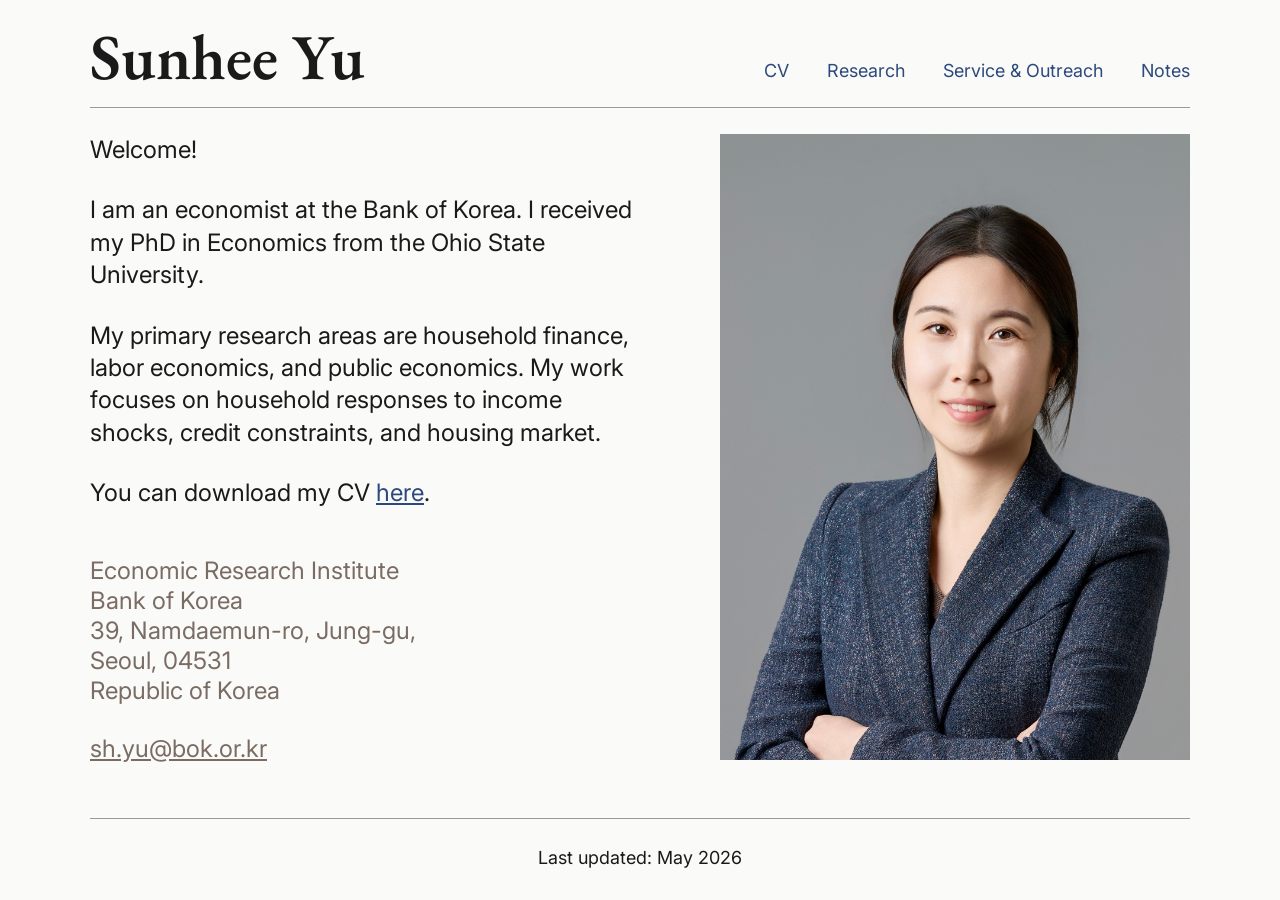
<file: index.html>
<!DOCTYPE html>
<html>
<head>
  <meta charset="utf-8">
  <title>Sunhee Yu</title>
  <link rel="stylesheet" href="style.css">
  <link href="https://fonts.googleapis.com/css2?family=EB+Garamond:ital,wght@0,400;0,600;1,400&family=Inter:wght@300;400&display=swap" rel="stylesheet">
</head>
<body>
  <div class="page">

    <div class="topbar">
      <h1 class="site-title"><a href="index.html">Sunhee Yu</a></h1>
      <div class="topnav">
        <a href="cv.html">CV</a>
        <a href="research.html">Research</a>
        <a href="service.html">Service &amp; Outreach</a>
        <a href="notes.html">Notes</a>
      </div>
    </div>

    <hr class="divider">

    <div class="content">
      <div class="left-column">
        <p>Welcome!</p>

        <p>
          I am an economist at the Bank of Korea. I received my PhD in Economics
          from the Ohio State University.
        </p>

        <p>
          My primary research areas are household finance, labor economics, and public economics.
          My work focuses on household responses to income shocks,
          credit constraints, and housing market.
        </p>

        <p class="cv-link-inline">
          You can download my CV <a href="CV_05182026.pdf" target="_blank">here</a>.
        </p>

        <div class="contact">
          <p>
            Economic Research Institute<br>
            Bank of Korea<br>
            39, Namdaemun-ro, Jung-gu,<br>
            Seoul, 04531<br>
            Republic of Korea
          </p>

          <p>
            <a href="mailto:sh.yu@bok.or.kr">sh.yu@bok.or.kr</a>
          </p>
        </div>
      </div>

      <div class="right-column">
        <img src="profile.jpg" alt="Sunhee Yu" class="profile-photo">
      </div>
    </div>

    <div class="footer">
      <hr class="footer-line">
      <div class="last-updated">Last updated: May 2026</div>
    </div>

  </div>
</body>
</html>
</file>
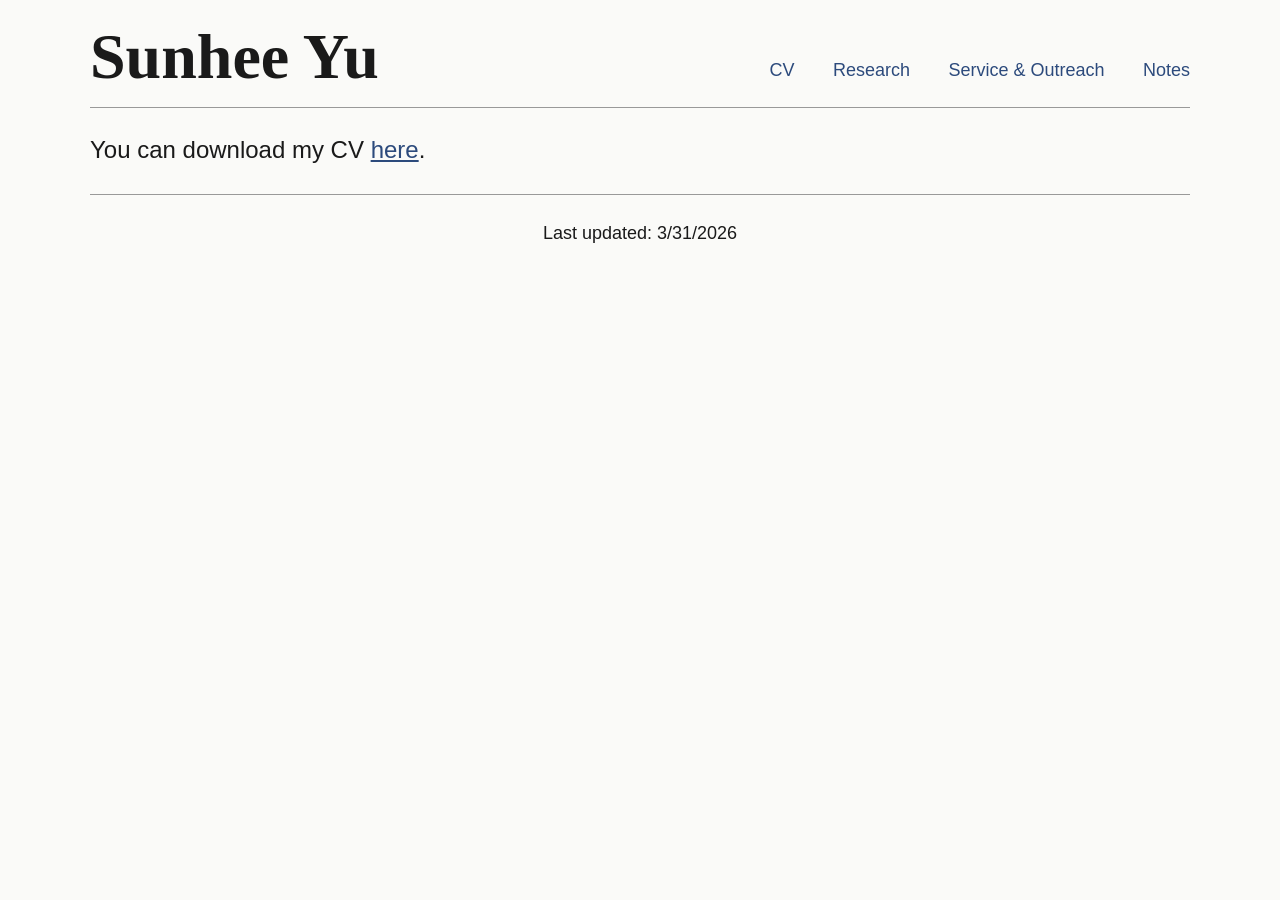
<file: cv.html>
<!DOCTYPE html>
<html>
<head>
  <meta charset="utf-8">
  <title>CV | Sunhee Yu</title>
  <link rel="stylesheet" href="style.css">
</head>
<body>
  <div class="page">

    <div class="topbar">
<h1 class="site-title"><a href="index.html">Sunhee Yu</a></h1>
      <div class="topnav">
        <a href="cv.html">CV</a>
        <a href="research.html">Research</a>
        <a href="service.html">Service &amp; Outreach</a>
        <a href="notes.html">Notes</a>
      </div>
    </div>

    <hr class="divider">

    <div class="left-column" style="max-width: 900px;">
      <p>
        You can download my CV <a href="CV_05182026.pdf" target="_blank">here</a>.
      </p>
    </div>

    <div class="footer">
      <hr class="footer-line">
      <div class="last-updated">Last updated: 3/31/2026</div>
    </div>

  </div>
</body>
</html>
</file>
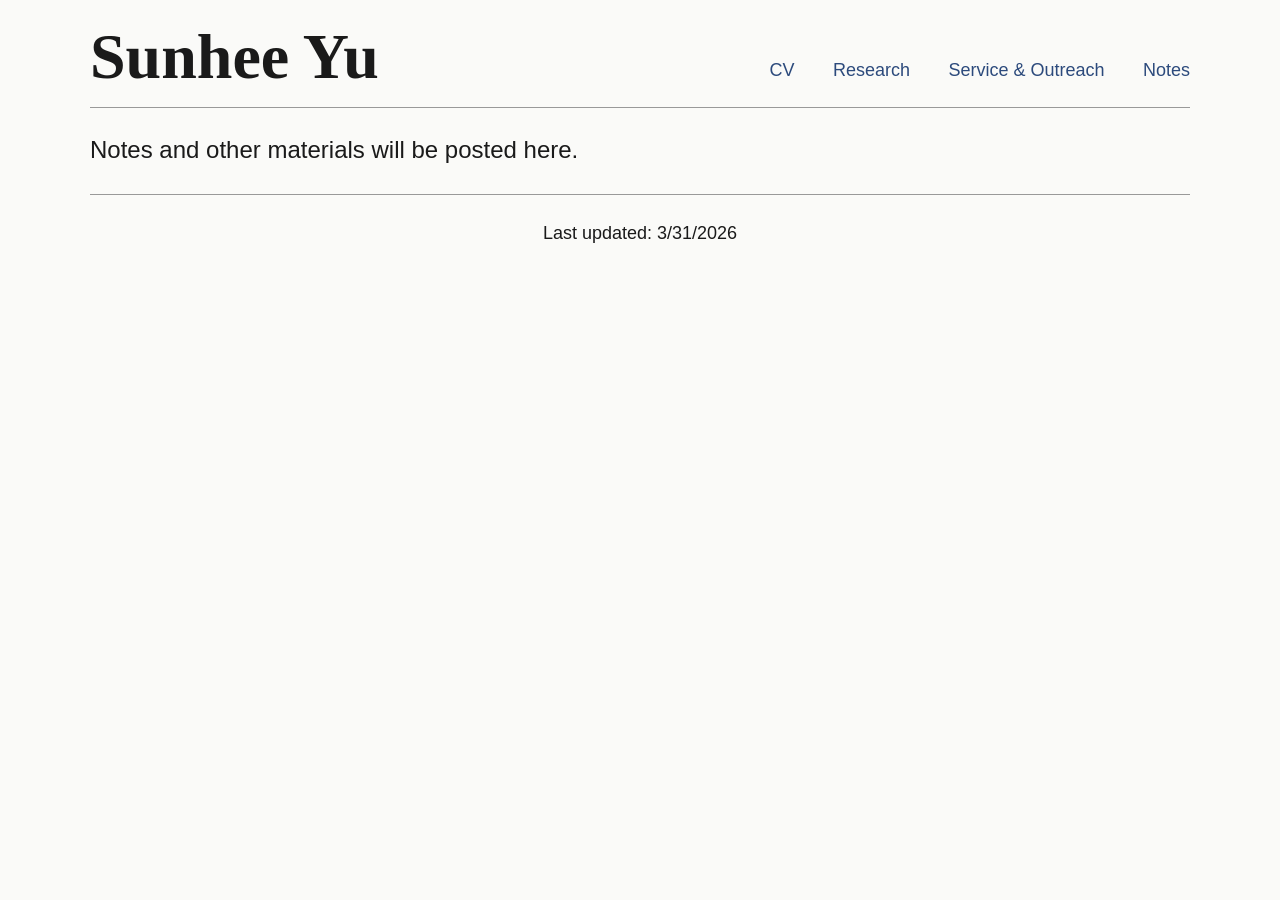
<file: notes.html>
<!DOCTYPE html>
<html>
<head>
  <meta charset="utf-8">
  <title>Notes | Sunhee Yu</title>
  <link rel="stylesheet" href="style.css">
</head>
<body>
  <div class="page">

    <div class="topbar">
<h1 class="site-title"><a href="index.html">Sunhee Yu</a></h1>
      <div class="topnav">
        <a href="cv.html">CV</a>
        <a href="research.html">Research</a>
        <a href="service.html">Service &amp; Outreach</a>
        <a href="notes.html">Notes</a>
      </div>
    </div>

    <hr class="divider">

    <div class="left-column" style="max-width: 900px;">
      <p>Notes and other materials will be posted here.</p>
    </div>

    <div class="footer">
      <hr class="footer-line">
      <div class="last-updated">Last updated: 3/31/2026</div>
    </div>

  </div>
</body>
</html>
</file>
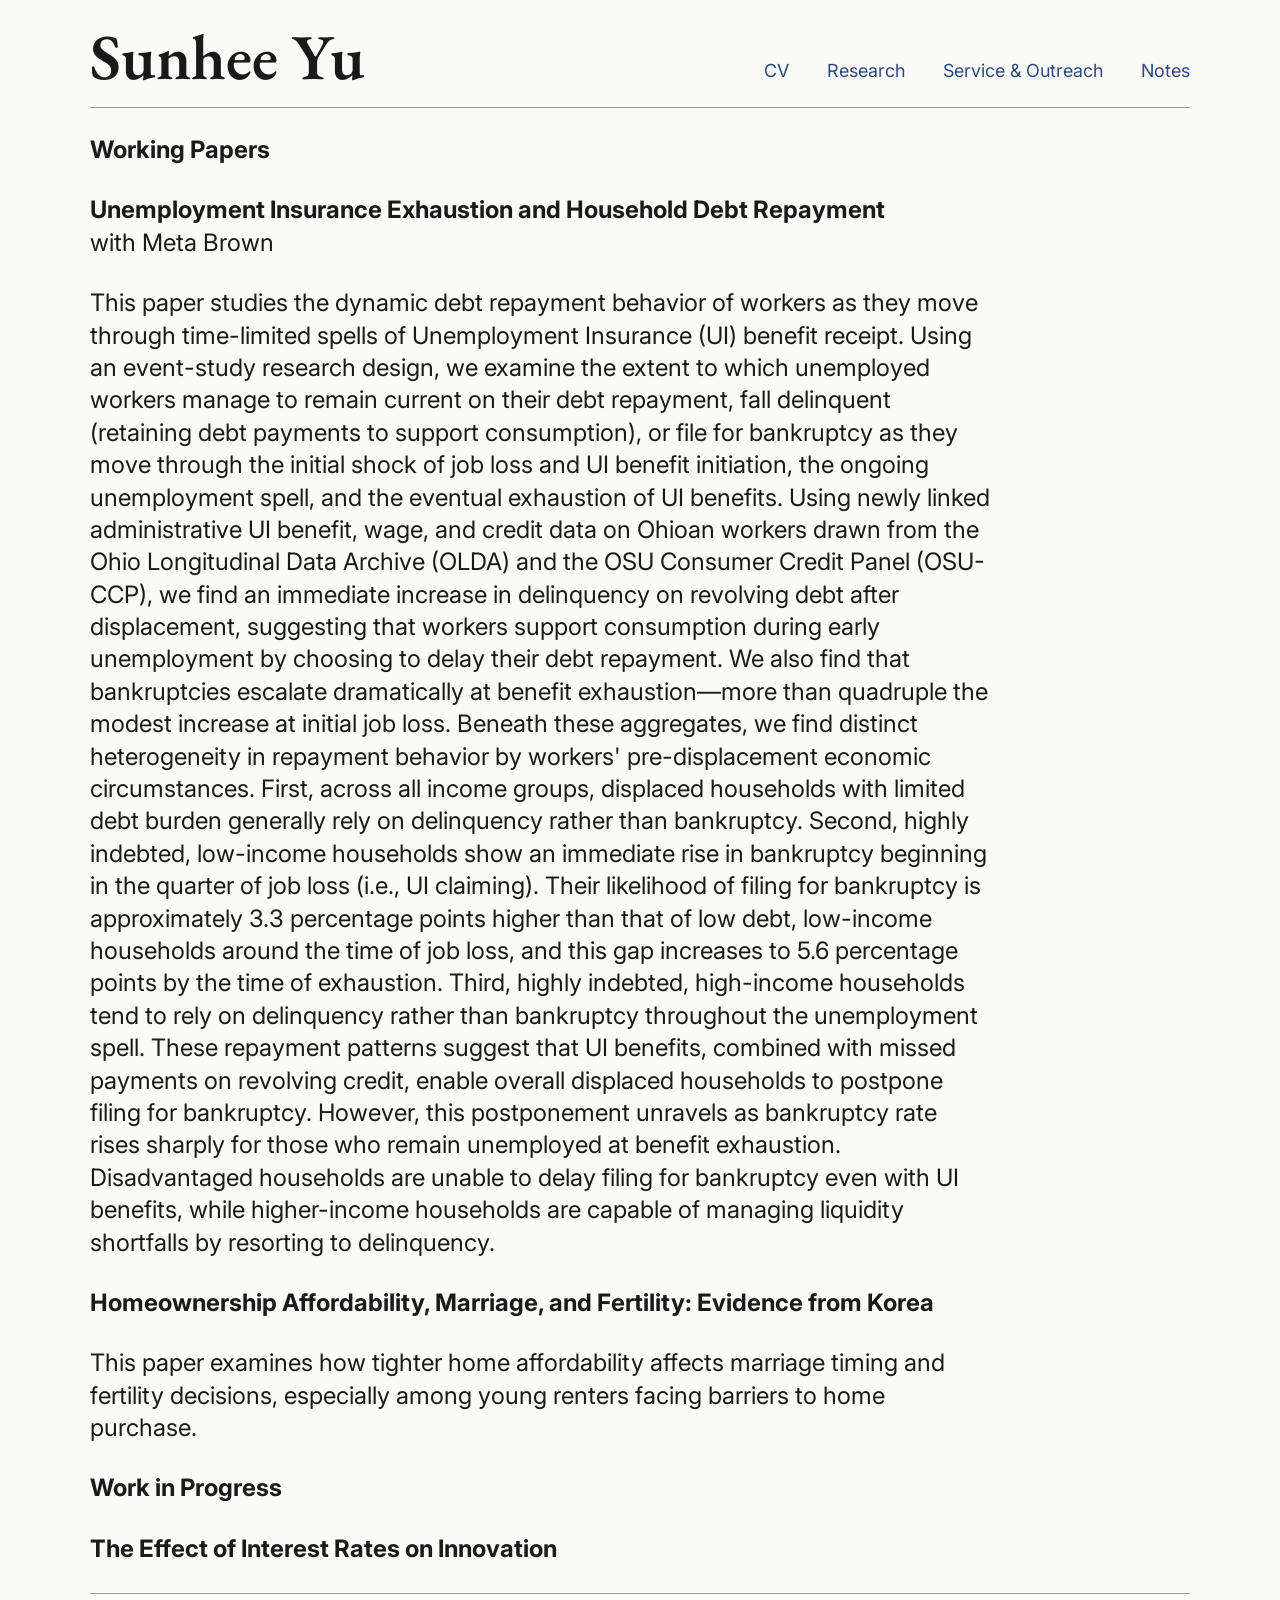
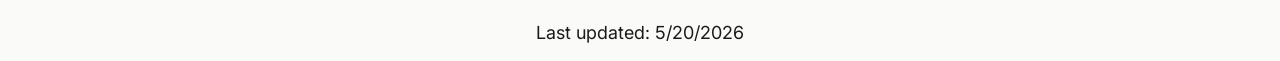
<file: research.html>
<!DOCTYPE html>
<html>
<head>
  <meta charset="utf-8">
  <title>Research | Sunhee Yu</title>
  <link rel="stylesheet" href="style.css">
  <link href="https://fonts.googleapis.com/css2?family=EB+Garamond:ital,wght@0,400;0,600;1,400&family=Inter:wght@300;400&display=swap" rel="stylesheet">
</head>
<body>
  <div class="page">
    <div class="topbar">
      <h1 class="site-title"><a href="index.html">Sunhee Yu</a></h1>
      <div class="topnav">
        <a href="cv.html">CV</a>
        <a href="research.html">Research</a>
        <a href="service.html">Service &amp; Outreach</a>
        <a href="notes.html">Notes</a>
      </div>
    </div>
    <hr class="divider">
    <div class="left-column" style="max-width: 900px;">
      <p><strong>Working Papers</strong></p>
      <p>
        <strong>Unemployment Insurance Exhaustion and Household Debt Repayment</strong><br>
        with Meta Brown
      </p>
      <p class="abstract">
This paper studies the dynamic debt repayment behavior of workers as they move through time-limited spells of Unemployment Insurance (UI) benefit receipt. Using an event-study research design, we examine the extent to which unemployed workers manage to remain current on their debt repayment, fall delinquent (retaining debt payments to support consumption), or file for bankruptcy as they move through the initial shock of job loss and UI benefit initiation, the ongoing unemployment spell, and the eventual exhaustion of UI benefits. Using newly linked administrative UI benefit, wage, and credit data on Ohioan workers drawn from the Ohio Longitudinal Data Archive (OLDA) and the OSU Consumer Credit Panel (OSU-CCP), we find an immediate increase in delinquency on revolving debt after displacement, suggesting that workers support consumption during early unemployment by choosing to delay their debt repayment. We also find that bankruptcies escalate dramatically at benefit exhaustion—more than quadruple the modest increase at initial job loss. Beneath these aggregates, we find distinct heterogeneity in repayment behavior by workers' pre-displacement economic circumstances. First, across all income groups, displaced households with limited debt burden generally rely on delinquency rather than bankruptcy. Second, highly indebted, low-income households show an immediate rise in bankruptcy beginning in the quarter of job loss (i.e., UI claiming). Their likelihood of filing for bankruptcy is approximately 3.3 percentage points higher than that of low debt, low-income households around the time of job loss, and this gap increases to 5.6 percentage points by the time of exhaustion. Third, highly indebted, high-income households tend to rely on delinquency rather than bankruptcy throughout the unemployment spell. These repayment patterns suggest that UI benefits, combined with missed payments on revolving credit, enable overall displaced households to postpone filing for bankruptcy. However, this postponement unravels as bankruptcy rate rises sharply for those who remain unemployed at benefit exhaustion. Disadvantaged households are unable to delay filing for bankruptcy even with UI benefits, while higher-income households are capable of managing liquidity shortfalls by resorting to delinquency.
      </p>
      <p>
        <strong>Homeownership Affordability, Marriage, and Fertility: Evidence from Korea</strong>
      </p>
      <p class="abstract">
        This paper examines how tighter home affordability affects marriage timing
        and fertility decisions, especially among young renters facing barriers to home purchase.
      </p>
      <p><strong>Work in Progress</strong></p>
      <p>
        <strong>The Effect of Interest Rates on Innovation</strong>
      </p>
    </div>
    <div class="footer">
      <hr class="footer-line">
      <div class="last-updated">Last updated: 5/20/2026</div>
    </div>
  </div>
</body>
</html>
</file>
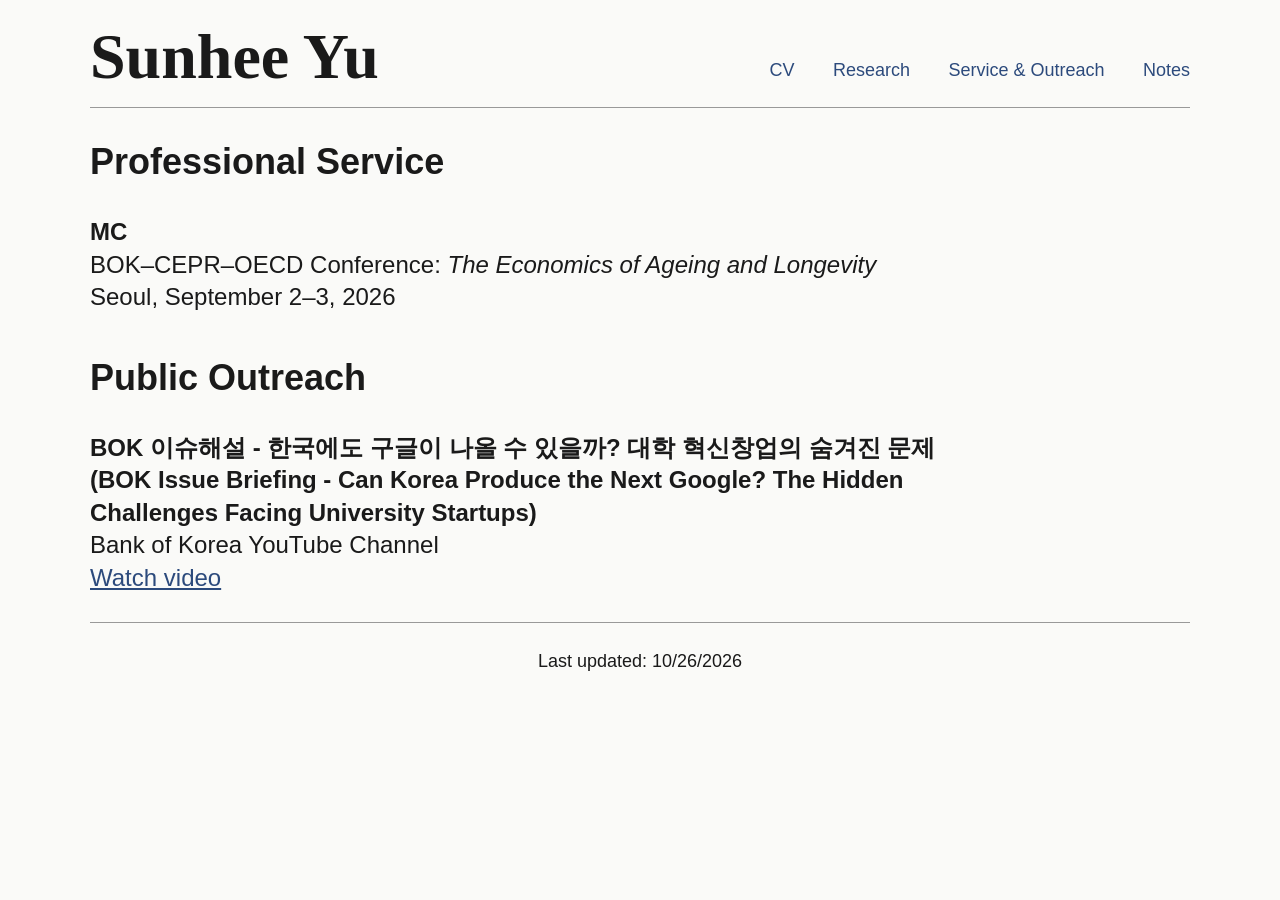
<file: teaching.html>
<!DOCTYPE html>
<html>
<head>
  <meta charset="utf-8">
  <title>Service &amp; Outreach | Sunhee Yu</title>
  <link rel="stylesheet" href="style.css">
</head>
<body>
  <div class="page">

    <div class="topbar">
      <h1 class="site-title"><a href="index.html">Sunhee Yu</a></h1>
      <div class="topnav">
        <a href="cv.html">CV</a>
        <a href="research.html">Research</a>
        <a href="service.html">Service &amp; Outreach</a>
        <a href="notes.html">Notes</a>
      </div>
    </div>

    <hr class="divider">

    <div class="left-column" style="max-width: 900px;">

      <h2>Professional Service</h2>

      <p>
        <strong>MC</strong><br>
        BOK–CEPR–OECD Conference:
        <em>The Economics of Ageing and Longevity</em><br>
        Seoul, September 2–3, 2026
      </p>

      <h2 style="margin-top: 40px;">Public Outreach</h2>

      <p>
        <strong>BOK 이슈해설 - 한국에도 구글이 나올 수 있을까? 대학 혁신창업의 숨겨진 문제(BOK Issue Briefing - Can Korea Produce the Next Google? The Hidden Challenges Facing University Startups)</strong><br>
        Bank of Korea YouTube Channel<br>
        <a href="https://www.bok.or.kr/portal/bbs/B0000168/view.do?nttId=11063482&searchCnd=1&searchKwd=&depth2=201213&depth3=200058&pageUnit=12&depth=200058&pageIndex=1&menuNo=200058&oldMenuNo=200058&programType=multiCont" target="_blank" rel="noopener noreferrer">
          Watch video
        </a>
      </p>

    </div>

    <div class="footer">
      <hr class="footer-line">
      <div class="last-updated">Last updated: 10/26/2026</div>
    </div>

  </div>
</body>
</html>
</file>
<file: style.css>
body {
  font-family: 'Inter', sans-serif;  /* Georgia → Inter */
  color: #1a1a1a;
  background-color: #fafaf8;  /* #ffffff → #fafaf8 */
  margin: 0;
  padding: 0;
}

.page {
  max-width: 1100px;
  margin: 0 auto;
  padding: 20px 15px 10px 15px;
}

.topbar {
  display: flex;
  justify-content: space-between;
  align-items: flex-end;
  padding-top: 5px;
}

.site-title {
  font-family: 'EB Garamond', serif;  /* 이 줄 추가 */
  font-size: 64px;
  font-weight: 600;  /* normal → 600 */
  margin: 0;
  line-height: 1;
}
.site-title a {
  color: inherit;
  text-decoration: none;
  font-weight: inherit;
}

.site-title a:visited {
  color: inherit;
}

.site-title a:hover {
  text-decoration: none;
}
.topnav {
  padding-bottom: 8px;
}

.topnav a {
  text-decoration: none;
  color: #2c4a7c;  /* #7a6b63 → #2c4a7c */
  font-size: 18px;  /* 24px → 18px */
  margin-left: 34px;
}

.topnav a:hover {
  text-decoration: underline;
}

.divider {
  border: none;
  border-top: 1px solid #999;
  margin: 18px 0 26px 0;
}

.content {
  display: flex;
  justify-content: space-between;
  align-items: flex-start;
  gap: 48px;
}

.left-column {
  flex: 1;
  max-width: 560px;
  font-size: 24px;
  line-height: 1.35;
}

.left-column p {
  margin-top: 0;
  margin-bottom: 28px;
}

.left-column a {
  color: #2c4a7c;  /* #111 → #2c4a7c */
}

.contact {
  color: #7a6b63;
  margin-top: 46px;
  line-height: 1.25;
}

.contact a {
  color: #7a6b63;
}

.right-column {
  width: 470px;
  flex-shrink: 0;
}

.right-column img {
  width: 100%;
  height: auto;
  display: block;
}

.footer {
  margin-top: 26px;
}

.footer-line {
  border: none;
  border-top: 1px solid #999;
  margin: 0 0 28px 0;
}

.last-updated {
  text-align: center;
  font-size: 18px;
  margin-bottom: 8px;
}

.cv-link-inline a {
  text-decoration: underline;
}

@media (max-width: 900px) {
  .topbar {
    display: block;
  }

  .site-title {
    font-size: 48px;
    margin-bottom: 14px;
  }

  .topnav {
    padding-bottom: 0;
  }

  .topnav a {
    margin-left: 0;
    margin-right: 22px;
    font-size: 22px;
  }

  .content {
    display: block;
  }

  .left-column {
    max-width: none;
    font-size: 22px;
  }

  .right-column {
    width: 100%;
    margin-top: 20px;
  }
}
</file>
